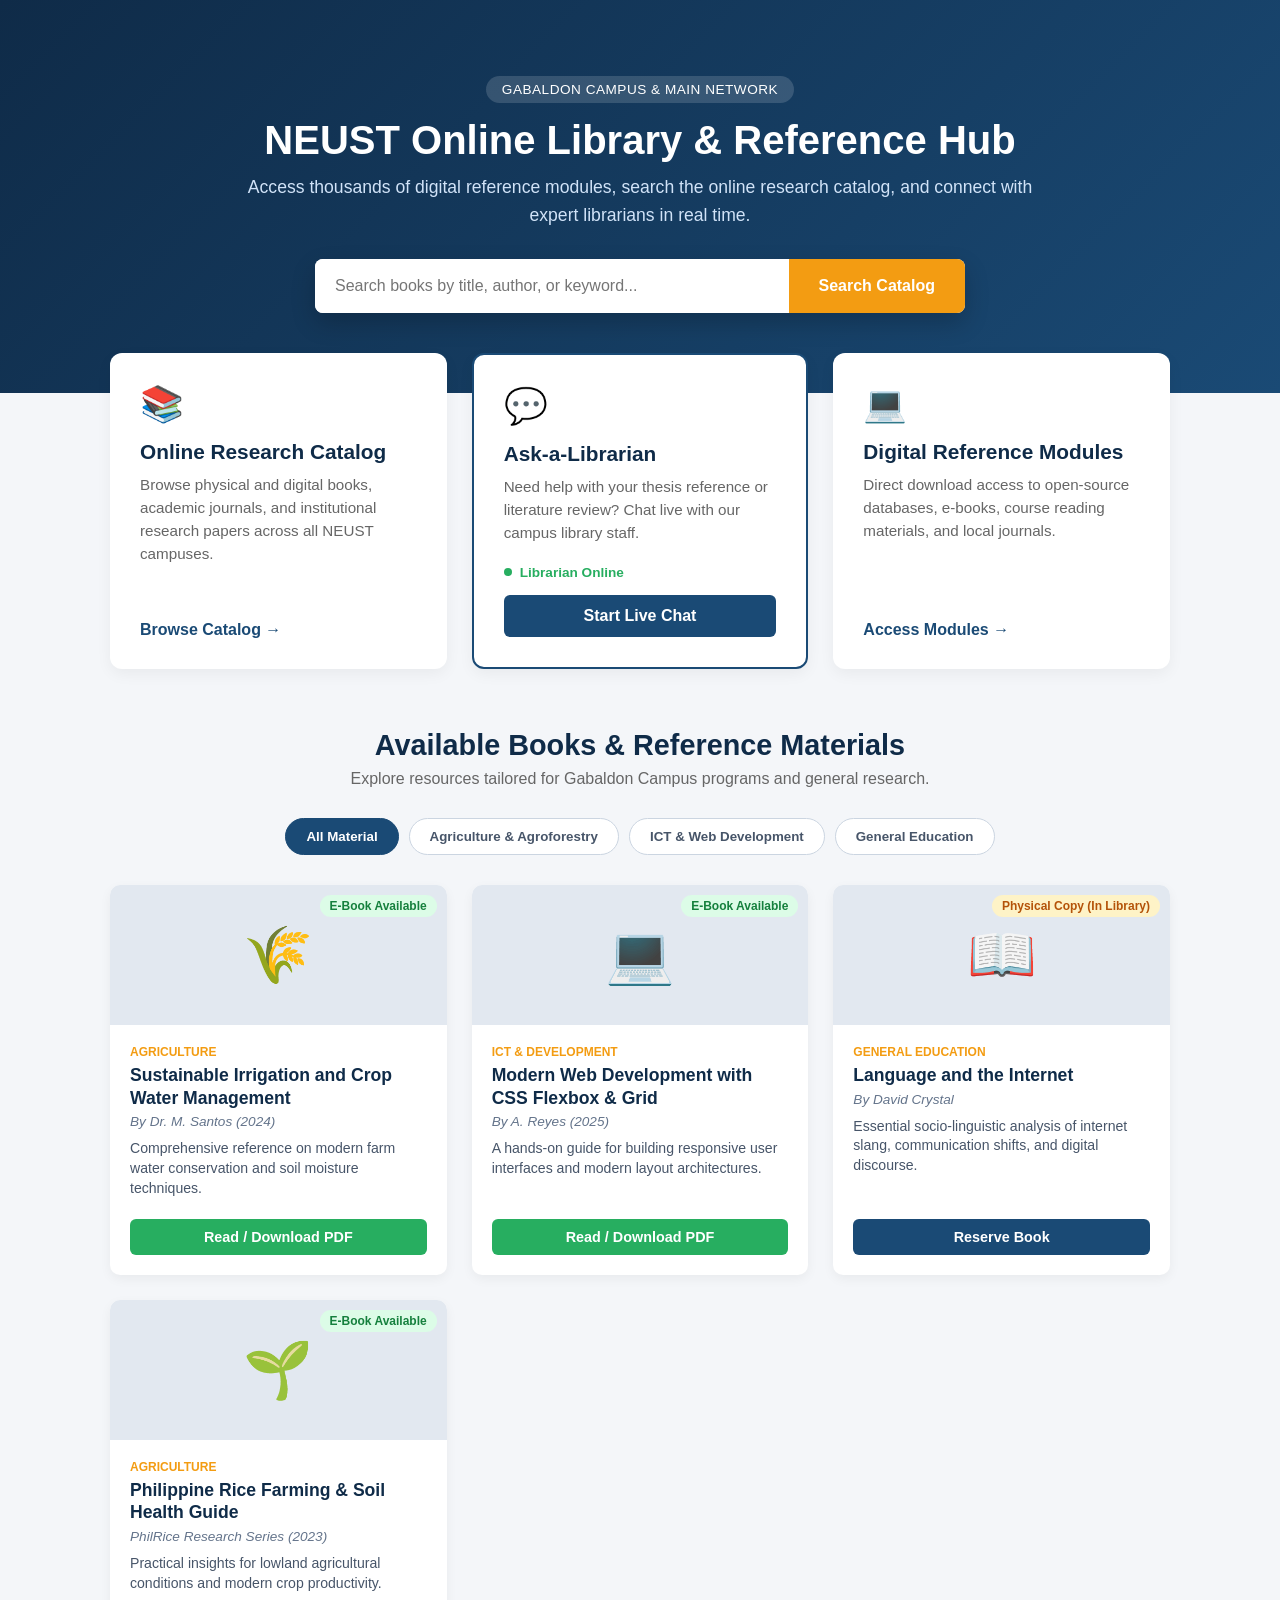
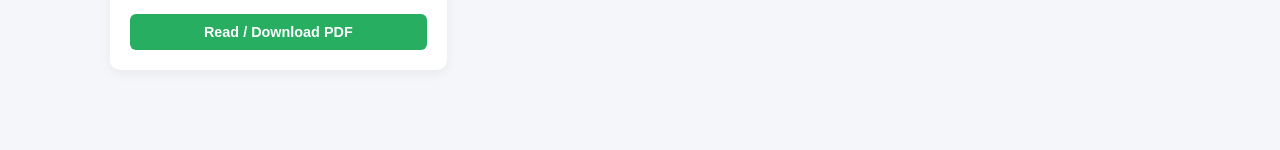
<file: index.html>
<!DOCTYPE html>
<html lang="en">
<head>
  <meta charset="UTF-8">
  <meta name="viewport" content="width=device-width, initial-scale=1.0">
  <title>NEUST LibConnect</title>
 <link rel="stylesheet" href="NEUST-LibConnect.css">
</head>
<body>

  <!-- Hero Header Section -->
  <header class="library-hero">
    <div class="hero-overlay"></div>
    <div class="hero-content">
      <span class="campus-badge">Gabaldon Campus & Main Network</span>
      <h1>NEUST Online Library & Reference Hub</h1>
      <p>Access thousands of digital reference modules, search the online research catalog, and connect with expert librarians in real time.</p>

      <!-- Main Search Bar -->
      <form class="search-box" id="searchForm" onsubmit="return false;">
        <input type="text" id="searchInput" placeholder="Search books by title, author, or keyword..." required>
        <button type="button" onclick="filterBooks()">Search Catalog</button>
      </form>
    </div>
  </header>

  <!-- Quick Access Services Section -->
  <main class="services-container">
    <div class="service-card">
      <div class="card-icon">📚</div>
      <h3>Online Research Catalog</h3>
      <p>Browse physical and digital books, academic journals, and institutional research papers across all NEUST campuses.</p>
      <a href="#book-catalog" class="card-link">Browse Catalog &rarr;</a>
    </div>

    <div class="service-card highlight">
      <div class="card-icon">💬</div>
      <h3>Ask-a-Librarian</h3>
      <p>Need help with your thesis reference or literature review? Chat live with our campus library staff.</p>

      <div class="online-status">
        <span class="status-dot"></span>
        <span>Librarian Online</span>
      </div>

      <a href="#" class="card-link btn-chat">Start Live Chat</a>
    </div>

    <div class="service-card">
      <div class="card-icon">💻</div>
      <h3>Digital Reference Modules</h3>
      <p>Direct download access to open-source databases, e-books, course reading materials, and local journals.</p>
      <a href="#book-catalog" class="card-link">Access Modules &rarr;</a>
    </div>
  </main>

  <!-- NEW: Book Catalog Section -->
  <section class="catalog-section" id="book-catalog">
    <div class="section-header">
      <h2>Available Books & Reference Materials</h2>
      <p>Explore resources tailored for Gabaldon Campus programs and general research.</p>
    </div>

    <!-- Category Filters -->
    <div class="filter-bar">
      <button class="filter-btn active" onclick="filterCategory('all')">All Material</button>
      <button class="filter-btn" onclick="filterCategory('agriculture')">Agriculture & Agroforestry</button>
      <button class="filter-btn" onclick="filterCategory('ict')">ICT & Web Development</button>
      <button class="filter-btn" onclick="filterCategory('gen-ed')">General Education</button>
    </div>

    <!-- Book Grid Container -->
    <div class="book-grid" id="bookGrid">

      <!-- Book Item 1 -->
      <div class="book-card" data-category="agriculture">
        <div class="book-cover">
          <span class="badge available">E-Book Available</span>
          <div class="cover-placeholder">🌾</div>
        </div>
        <div class="book-details">
          <span class="category-tag">Agriculture</span>
          <h4 class="book-title">Sustainable Irrigation and Crop Water Management</h4>
          <p class="book-author">By Dr. M. Santos (2024)</p>
          <p class="book-desc">Comprehensive reference on modern farm water conservation and soil moisture techniques.</p>
          <div class="book-actions">
            <a href="#" class="btn-read">Read / Download PDF</a>
          </div>
        </div>
      </div>

      <!-- Book Item 2 -->
      <div class="book-card" data-category="ict">
        <div class="book-cover">
          <span class="badge available">E-Book Available</span>
          <div class="cover-placeholder">💻</div>
        </div>
        <div class="book-details">
          <span class="category-tag">ICT & Development</span>
          <h4 class="book-title">Modern Web Development with CSS Flexbox & Grid</h4>
          <p class="book-author">By A. Reyes (2025)</p>
          <p class="book-desc">A hands-on guide for building responsive user interfaces and modern layout architectures.</p>
          <div class="book-actions">
            <a href="#" class="btn-read">Read / Download PDF</a>
          </div>
        </div>
      </div>

      <!-- Book Item 3 -->
      <div class="book-card" data-category="gen-ed">
        <div class="book-cover">
          <span class="badge borrowed">Physical Copy (In Library)</span>
          <div class="cover-placeholder">📖</div>
        </div>
        <div class="book-details">
          <span class="category-tag">General Education</span>
          <h4 class="book-title">Language and the Internet</h4>
          <p class="book-author">By David Crystal</p>
          <p class="book-desc">Essential socio-linguistic analysis of internet slang, communication shifts, and digital discourse.</p>
          <div class="book-actions">
            <button class="btn-reserve" onclick="alert('Book reservation request sent to Gabaldon Campus Library!')">Reserve Book</button>
          </div>
        </div>
      </div>

      <!-- Book Item 4 -->
      <div class="book-card" data-category="agriculture">
        <div class="book-cover">
          <span class="badge available">E-Book Available</span>
          <div class="cover-placeholder">🌱</div>
        </div>
        <div class="book-details">
          <span class="category-tag">Agriculture</span>
          <h4 class="book-title">Philippine Rice Farming & Soil Health Guide</h4>
          <p class="book-author">PhilRice Research Series (2023)</p>

          <p class="book-desc">Practical insights for lowland agricultural conditions and modern crop productivity.</p>
          <div class="book-actions">
            <a href="#" class="btn-read">Read / Download PDF</a>
          </div>
        </div>
      </div>

    </div>
  </section>

  <!-- Connect JavaScript file -->
  <script src="script.js"></script>
</body>
</html>
</file>
<file: NEUST-LibConnect.css>
/* General Resets */
* {
  margin: 0;
  padding: 0;
  box-sizing: border-box;
  font-family: 'Segoe UI', Tahoma, Geneva, Verdana, sans-serif;
}

body {
  background-color: #f4f6f9;
  color: #333;
}

/* Hero Section */
.library-hero {
  position: relative;
  background: linear-gradient(135deg, #0f2b48 0%, #1a4a75 100%);
  color: #ffffff;
  padding: 80px 20px;
  text-align: center;
}

.hero-content {
  max-width: 800px;
  margin: 0 auto;
  position: relative;
  z-index: 2;
}

.campus-badge {
  background-color: rgba(255, 255, 255, 0.15);
  padding: 6px 16px;
  border-radius: 20px;
  font-size: 0.85rem;
  letter-spacing: 0.5px;
  text-transform: uppercase;
}

.hero-content h1 {
  font-size: 2.5rem;
  margin: 20px 0 10px;
  font-weight: 700;
}

.hero-content p {
  font-size: 1.1rem;
  color: #d1e3f8;
  margin-bottom: 30px;
  line-height: 1.6;
}

/* Search Bar Component */
.search-box {
  display: flex;
  max-width: 650px;
  margin: 0 auto;
  background: #ffffff;
  border-radius: 8px;
  overflow: hidden;
  box-shadow: 0 10px 25px rgba(0,0,0,0.2);
}

.search-box input {
  flex: 1;
  padding: 18px 20px;
  border: none;
  outline: none;
  font-size: 1rem;
}

.search-box button {
  background-color: #f39c12;
  color: #ffffff;
  border: none;
  padding: 0 30px;
  font-size: 1rem;
  font-weight: 600;
  cursor: pointer;
  transition: background-color 0.2s ease;
}

.search-box button:hover {
  background-color: #d68209;
}

/* Service Cards Layout */
.services-container {
  max-width: 1100px;
  margin: -40px auto 60px;
  padding: 0 20px;
  display: grid;
  grid-template-columns: repeat(auto-fit, minmax(300px, 1fr));
  gap: 25px;
  position: relative;
  z-index: 3;
}

.service-card {
  background: #ffffff;
  padding: 30px;
  border-radius: 12px;
  box-shadow: 0 5px 15px rgba(0,0,0,0.05);
  display: flex;
  flex-direction: column;
}

.service-card.highlight {
  border: 2px solid #1a4a75;
}

.card-icon {
  font-size: 2.2rem;
  margin-bottom: 15px;
}

.service-card h3 {
  color: #0f2b48;
  margin-bottom: 10px;
  font-size: 1.3rem;
}

.service-card p {
  color: #666;
  font-size: 0.95rem;
  line-height: 1.5;
  margin-bottom: 20px;
  flex-grow: 1;
}

.card-link {
  color: #1a4a75;
  text-decoration: none;
  font-weight: 600;
  display: inline-block;
}

.online-status {
  display: flex;
  align-items: center;
  gap: 8px;
  font-size: 0.85rem;
  color: #27ae60;
  margin-bottom: 15px;
  font-weight: 600;
}

.status-dot {
  width: 8px;
  height: 8px;
  background-color: #27ae60;
  border-radius: 50%;
}

.btn-chat {
  background-color: #1a4a75;
  color: #ffffff;
  text-align: center;
  padding: 12px;
  border-radius: 6px;
  transition: opacity 0.2s ease;
}

.btn-chat:hover {
  opacity: 0.9;
}

/* =========================================
   Book Catalog Styles
   ========================================= */
.catalog-section {
  max-width: 1100px;
  margin: 40px auto 80px;
  padding: 0 20px;
}

.section-header {
  text-align: center;
  margin-bottom: 30px;
}

.section-header h2 {
  color: #0f2b48;
  font-size: 1.8rem;
  margin-bottom: 8px;
}

.section-header p {
  color: #666;
}

/* Category Filter Bar */
.filter-bar {
  display: flex;
  justify-content: center;
  gap: 10px;
  margin-bottom: 30px;
  flex-wrap: wrap;
}

.filter-btn {
  background: #ffffff;
  border: 1px solid #cbd5e1;
  padding: 10px 20px;
  border-radius: 20px;
  cursor: pointer;
  font-weight: 600;
  color: #475569;
  transition: all 0.2s ease;
}

.filter-btn:hover, .filter-btn.active {
  background: #1a4a75;
  color: #ffffff;
  border-color: #1a4a75;
}

/* Book Grid Layout */
.book-grid {
  display: grid;
  grid-template-columns: repeat(auto-fill, minmax(250px, 1fr));
  gap: 25px;
}

.book-card {
  background: #ffffff;
  border-radius: 10px;
  overflow: hidden;
  box-shadow: 0 4px 12px rgba(0, 0, 0, 0.05);
  display: flex;
  flex-direction: column;
  transition: transform 0.2s ease, box-shadow 0.2s ease;
}

.book-card:hover {
  transform: translateY(-5px);
  box-shadow: 0 8px 20px rgba(0, 0, 0, 0.1);
}

.book-cover {
  height: 140px;
  background: #e2e8f0;
  position: relative;
  display: flex;
  align-items: center;
  justify-content: center;
}

.cover-placeholder {
  font-size: 3.5rem;
}

.badge {
  position: absolute;
  top: 10px;
  right: 10px;
  padding: 4px 10px;
  border-radius: 12px;
  font-size: 0.75rem;
  font-weight: 600;
}

.badge.available {
  background-color: #dcfce7;
  color: #15803d;
}

.badge.borrowed {
  background-color: #fef3c7;
  color: #b45309;
}

.book-details {
  padding: 20px;
  display: flex;
  flex-direction: column;
  flex-grow: 1;
}

.category-tag {
  font-size: 0.75rem;
  text-transform: uppercase;
  color: #f39c12;
  font-weight: 700;
  margin-bottom: 5px;
}

.book-title {
  font-size: 1.1rem;
  color: #0f2b48;
  margin-bottom: 5px;
  line-height: 1.3;
}

.book-author {
  font-size: 0.85rem;
  color: #64748b;
  margin-bottom: 10px;
  font-style: italic;
}

.book-desc {
  font-size: 0.88rem;
  color: #475569;
  line-height: 1.4;
  margin-bottom: 20px;
  flex-grow: 1;
}

.book-actions {
  margin-top: auto;
}

.btn-read {
  display: block;
  text-align: center;
  background-color: #27ae60;
  color: #ffffff;
  padding: 10px;
  border-radius: 6px;
  text-decoration: none;
  font-weight: 600;
  font-size: 0.9rem;
}

.btn-read:hover {
  background-color: #219653;
}

.btn-reserve {
  width: 100%;
  background-color: #1a4a75;
  color: #ffffff;
  border: none;
  padding: 10px;
  border-radius: 6px;
  font-weight: 600;
  cursor: pointer;
  font-size: 0.9rem;
}

.btn-reserve:hover {
  background-color: #0f2b48;
}
</file>
